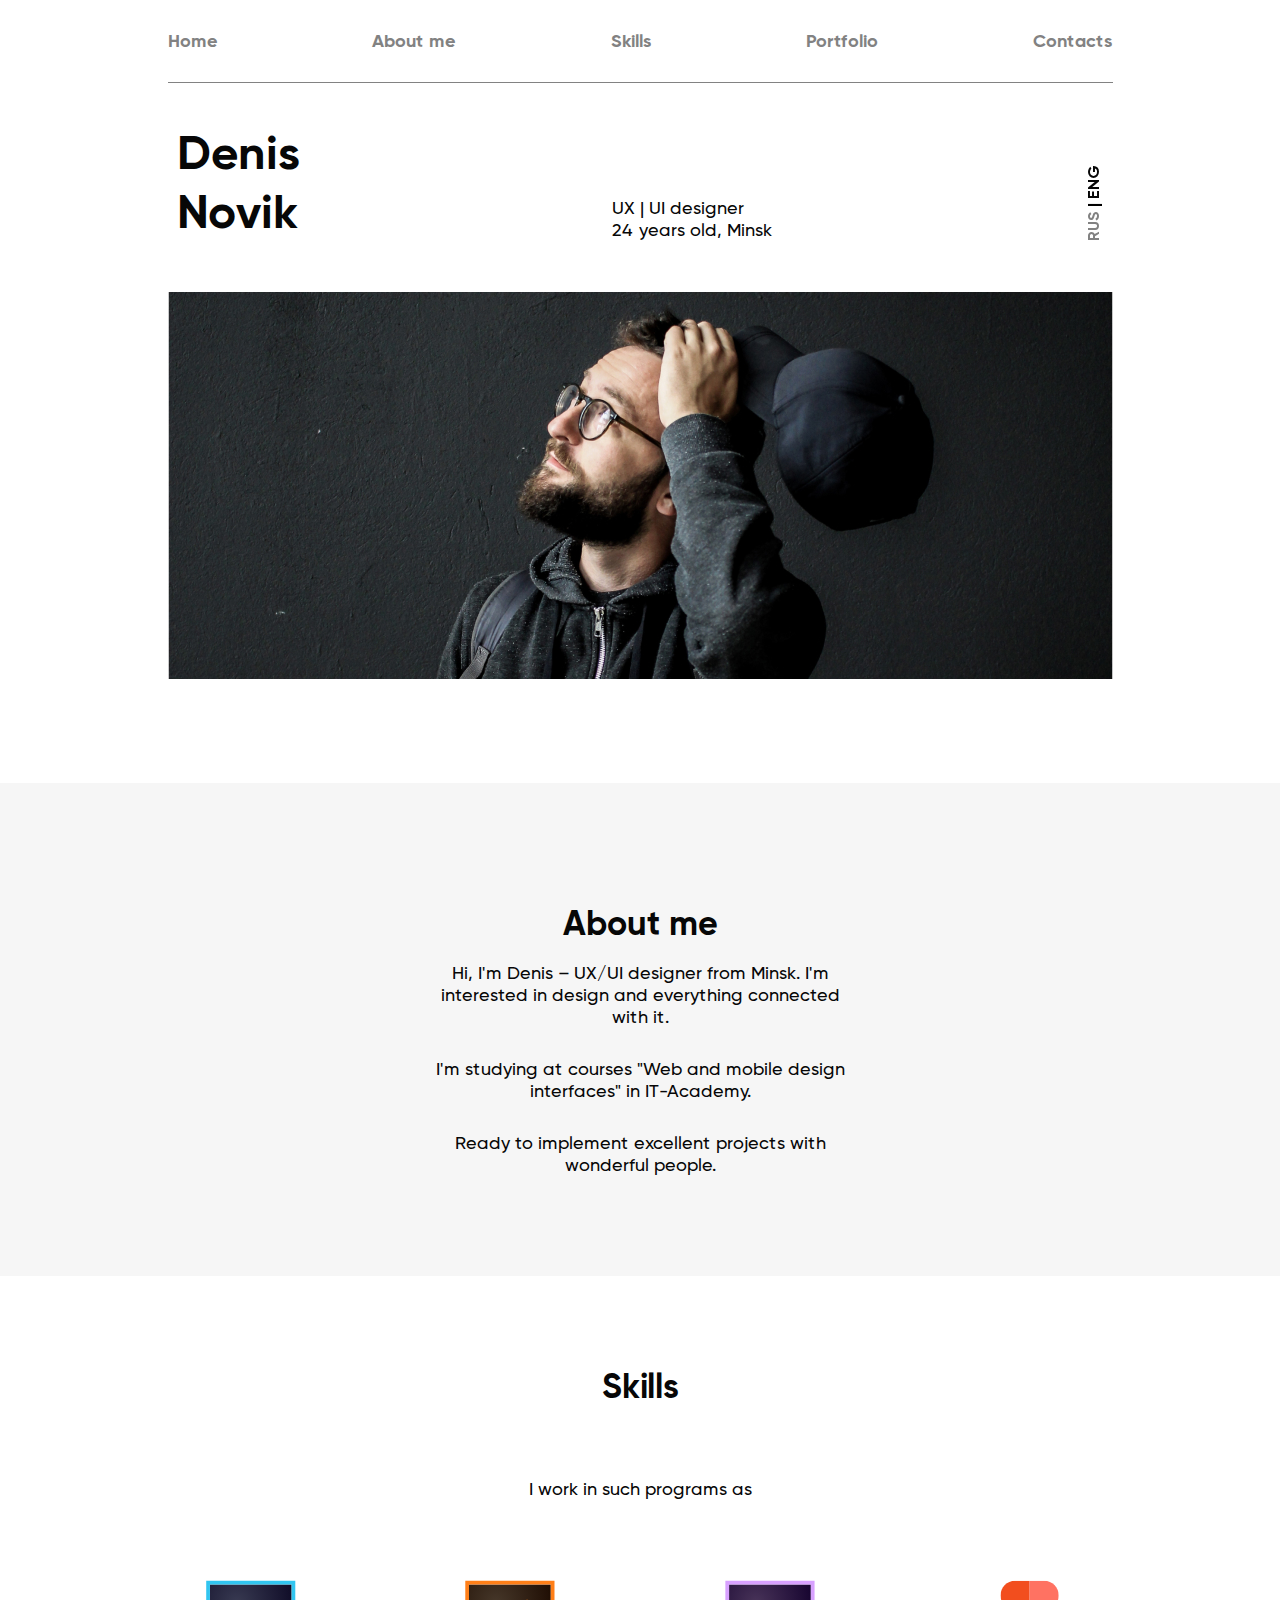
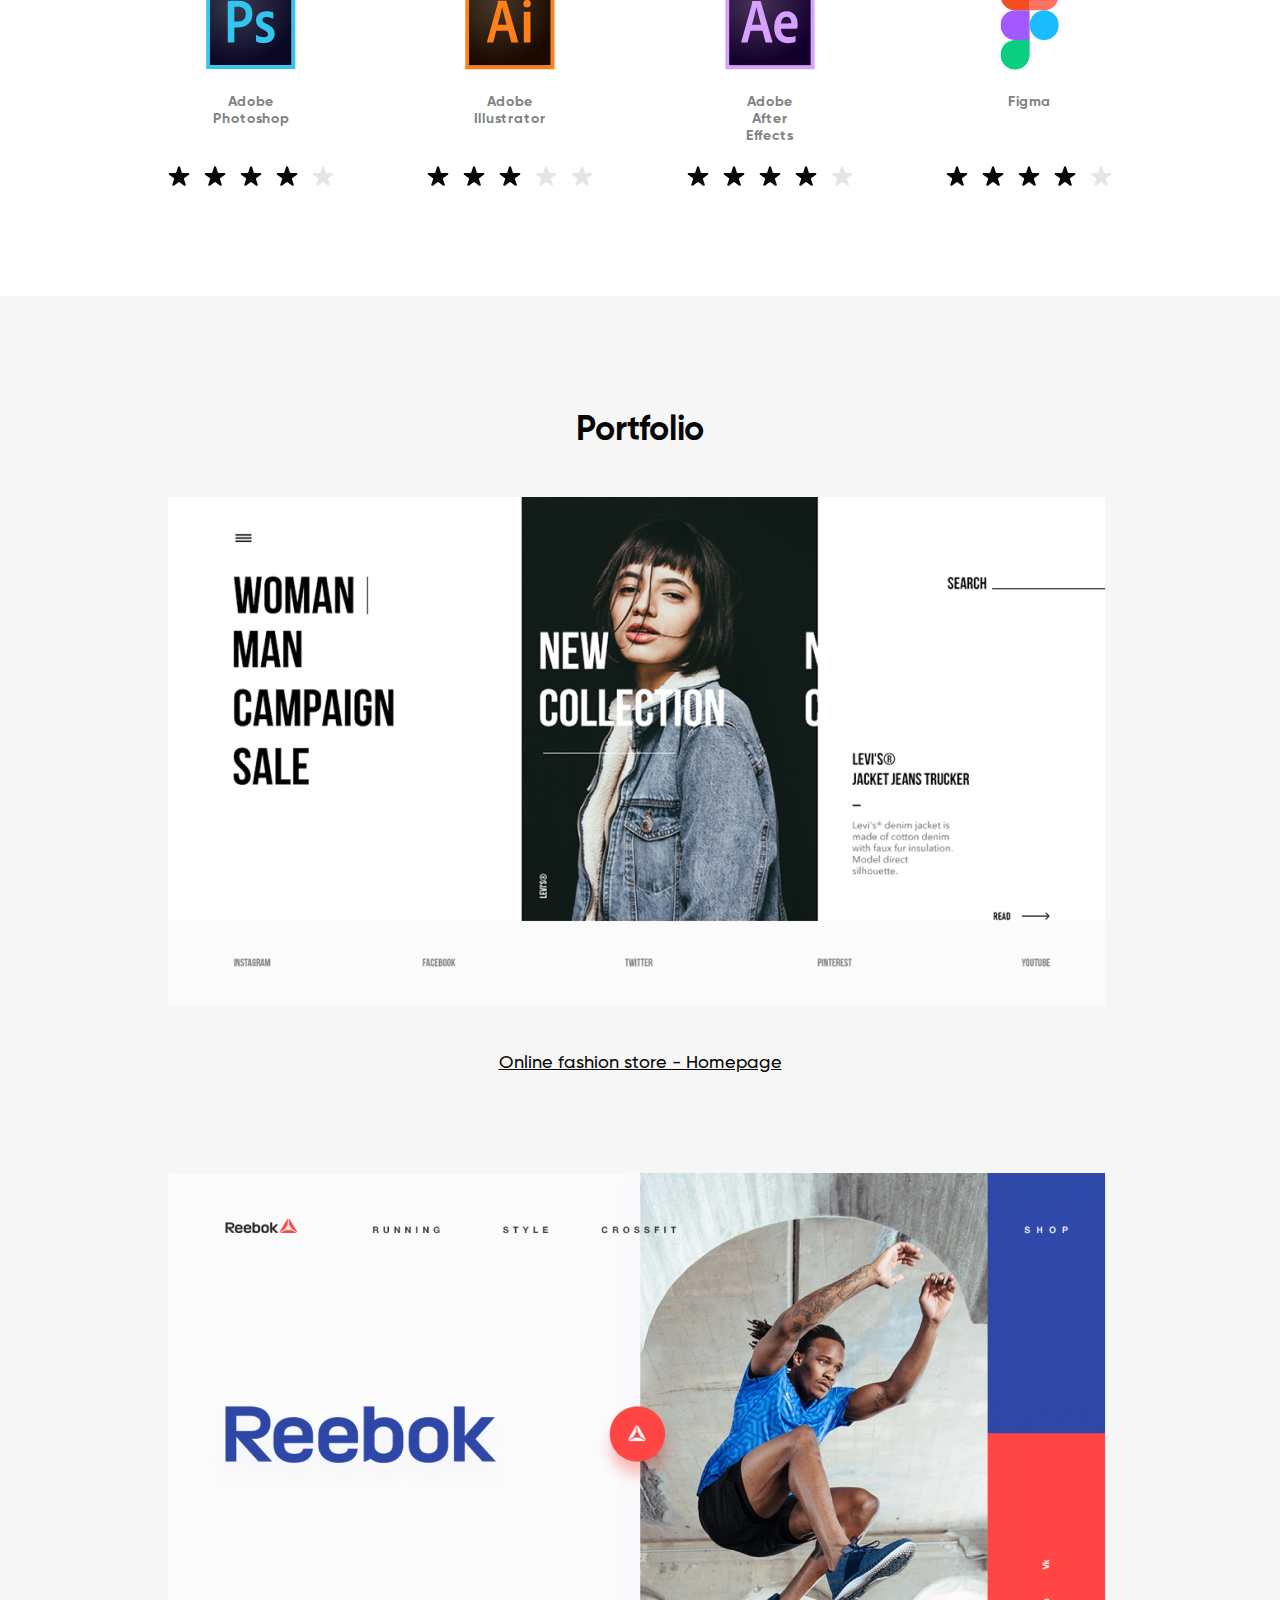
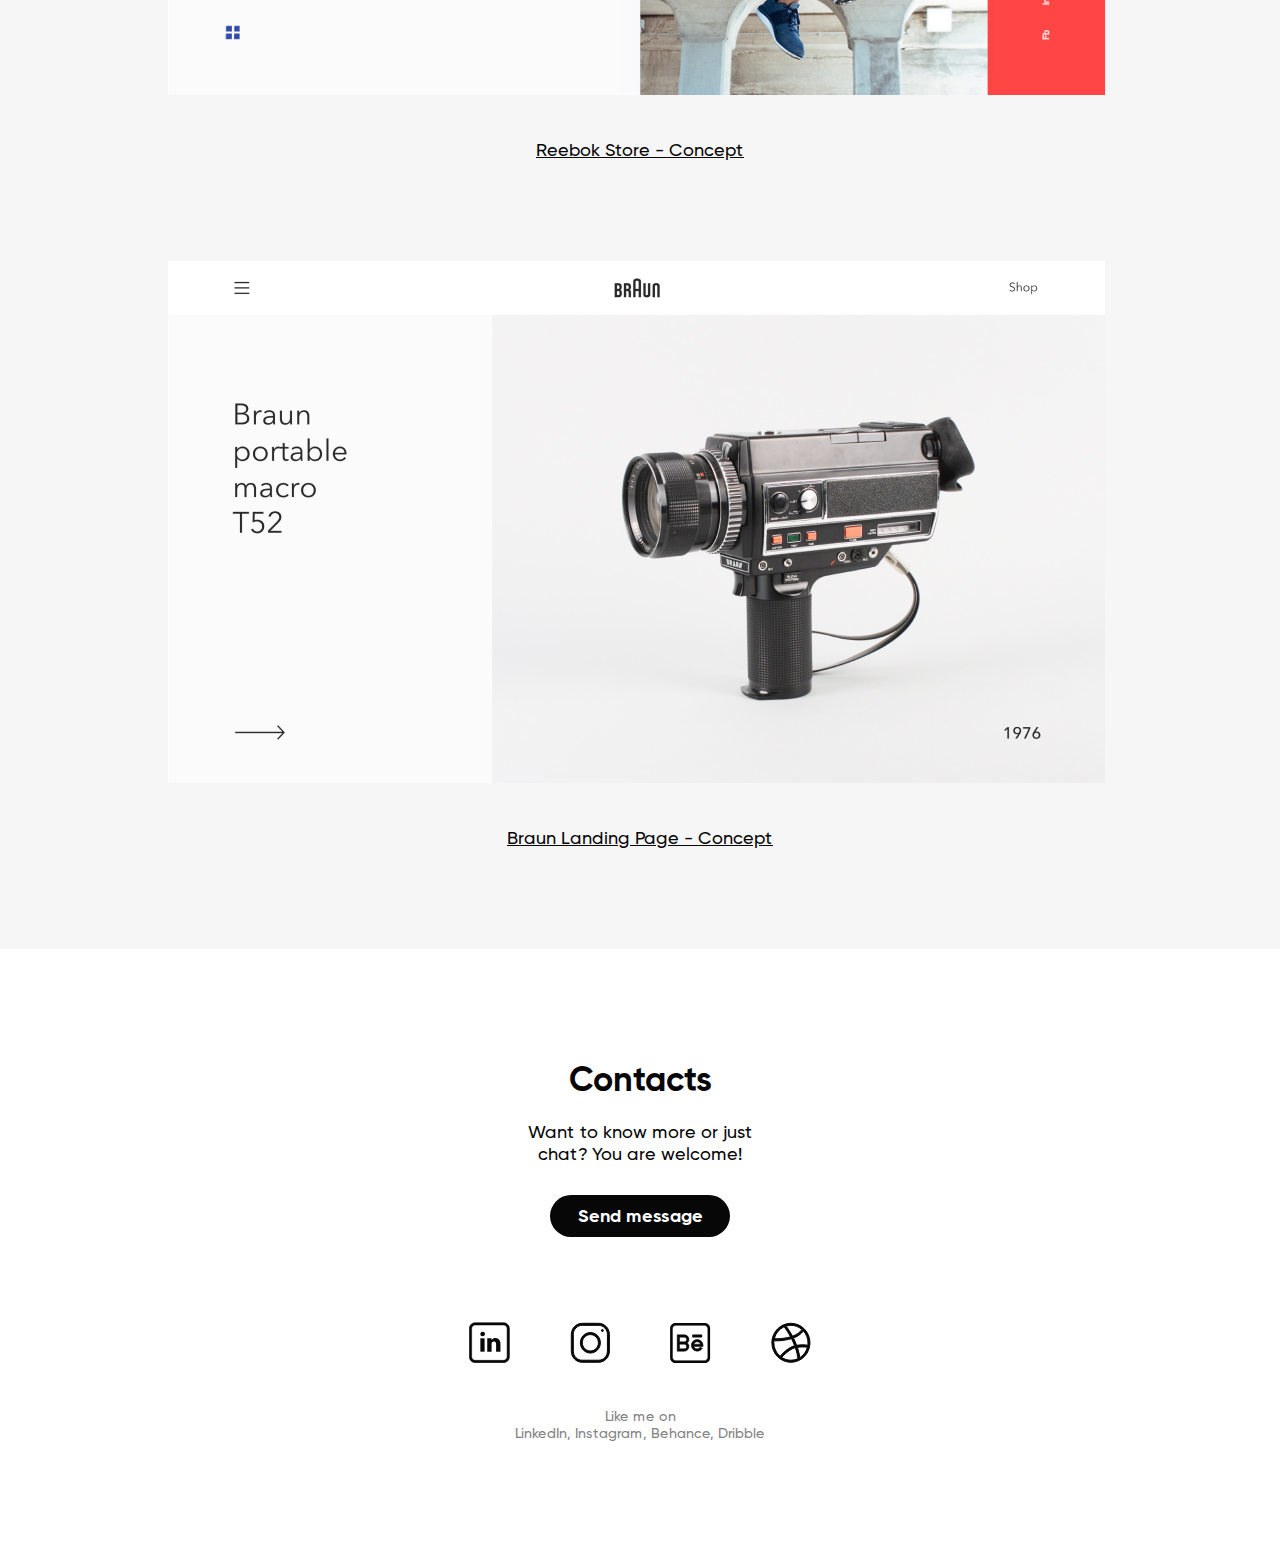
<file: index.html>
<!DOCTYPE html>
<html lang="en">

<head>
	<meta charset="UTF-8">
	<meta name="viewport" content="width=device-width, initial-scale=1.0">
	<title>Denis Novik</title>
	<!-- Подключаем шрифты -->
	<!-- подключаем файлы стилей  -->
	<link rel="stylesheet" href="css/fonts.css">
	<link rel="stylesheet" href="css/nullstyle.css">
	<link rel="stylesheet" href="css/main.css">
</head>

<body>
	<!-- Секция, содержащая хедер -->
	<section class="main">
		<!-- Хедер -->
		<header class="header">
			<div class="header__wrapper">
				<nav class="header__nav">
					<a href="#" class="header__link">Home</a>
					<a href="#about" class="header__link">About me</a>
					<a href="#skills" class="header__link">Skills</a>
					<a href="#portfolio" class="header__link">Portfolio</a>
					<a href="#contacts" class="header__link">Contacts</a>
					<div class="header__languages">
						<a href="./indexrus.html" class="header__rus header__language-item">rus</a>
						<span class="header__language-item">|</span>
						<a href="#" class="header__eng header__language-item">eng</a>
					</div>
					<!-- /.header__languages -->
				</nav>
				<!-- /.header__nav -->
				<div class="header__nav-button nav-button ">
					<div class="nav-button__wrapper">
						<div class="nav-button__line nav-button__line-1"><span></span></div>
						<div class="nav-button__line nav-button__line-2"><span></span></div>
						<div class="nav-button__line nav-button__line-3"><span></span></div>
					</div>
				</div>
				<!-- /.header__nav-button nav-button -->
			</div>
			<!-- /.header__wrapper -->
		</header>
		<!-- Основная информация -->
		<!-- /.header -->
		<div class="main__info main-info">
			<div class="main-info__wrapper">
				<p class="main-info__name">Denis
					Novik</p>
				<p class="main-info__about">UX | UI designer <br>
					24 years old, Minsk</p>
				<div class="main-info__languages">
					<a href="./indexrus.html" class="languages__rus language-item">rus</a>
					<span class="language-item">|</span>
					<a href="#" class="languages__eng language-item">eng</a>
				</div>
				<!-- /.main-info__languages -->
			</div>
			<!-- /.main-info__wrapper -->
		</div>
		<!-- /.main__info -->
		<!-- Главное изображение -->
		<img src="img/DenisNovik.jpg" alt="" class="image__new">
		<img src="img/DenisNovikMobile.jpg" alt="" class="image__new--mobile">
	</section>
	<!-- /.main -->

	<!-- Секция "Обо мне" -->
	<section id="about" class="about-me about">
		<h2 class="about__title title">About me</h2>
		<p class="about__paragraph">Hi, I'm Denis – UX/UI designer from Minsk. I'm interested in design and everything
			connected with it.</p>
		<p class="about__paragraph">I'm studying at courses "Web and mobile design interfaces" in IT-Academy.</p>
		<p class="about__paragraph">Ready to implement excellent projects with wonderful people.</p>
	</section>
	<!-- /.about-me -->

	<!-- Секция "Навыки" -->
	<section id="skills" class="skills">
		<div class="skills__wrapper">
			<h2 class="skills__title title">Skills</h2>
			<p class="skills__description">I work in such programs as</p>
			<div class="skills__list">
				<div class="skills__item">
					<img src="img/icons/Ps.svg" alt="" class="skill__image">
					<p class="skills__name">Adobe
						Photoshop</p>
					<div class="skills__rating rating">
						<img src="img/icons/StarBlack.svg" alt="" class="rating__item">
						<img src="img/icons/StarBlack.svg" alt="" class="rating__item">
						<img src="img/icons/StarBlack.svg" alt="" class="rating__item">
						<img src="img/icons/StarBlack.svg" alt="" class="rating__item">
						<img src="img/icons/StarGrey.svg" alt="" class="rating__item">
					</div>
					<!-- /.skills__rating -->
				</div>
				<!-- /.skills__item -->
				<div class="skills__item">
					<img src="img/icons/Ai.svg" alt="" class="skill__image">
					<p class="skills__name">Adobe
						Illustrator</p>
					<div class="skills__rating rating">
						<img src="img/icons/StarBlack.svg" alt="" class="rating__item">
						<img src="img/icons/StarBlack.svg" alt="" class="rating__item">
						<img src="img/icons/StarBlack.svg" alt="" class="rating__item">
						<img src="img/icons/StarGrey.svg" alt="" class="rating__item">
						<img src="img/icons/StarGrey.svg" alt="" class="rating__item">
					</div>
					<!-- /.skills__rating -->
				</div>
				<!-- /.skills__item -->
				<div class="skills__item">
					<img src="img/icons/Ae.svg" alt="" class="skill__image">
					<p class="skills__name">Adobe
						After Effects</p>
					<div class="skills__rating rating">
						<img src="img/icons/StarBlack.svg" alt="" class="rating__item">
						<img src="img/icons/StarBlack.svg" alt="" class="rating__item">
						<img src="img/icons/StarBlack.svg" alt="" class="rating__item">
						<img src="img/icons/StarBlack.svg" alt="" class="rating__item">
						<img src="img/icons/StarGrey.svg" alt="" class="rating__item">
					</div>
					<!-- /.skills__rating -->
				</div>
				<!-- /.skills__item -->
				<div class="skills__item">
					<img src="img/icons/figma.svg" alt="" class="skill__image">
					<p class="skills__name">Figma</p>
					<div class="skills__rating rating">
						<img src="img/icons/StarBlack.svg" alt="" class="rating__item">
						<img src="img/icons/StarBlack.svg" alt="" class="rating__item">
						<img src="img/icons/StarBlack.svg" alt="" class="rating__item">
						<img src="img/icons/StarBlack.svg" alt="" class="rating__item">
						<img src="img/icons/StarGrey.svg" alt="" class="rating__item">
					</div>
					<!-- /.skills__rating -->
				</div>
				<!-- /.skills__item -->
			</div>
			<!-- /.skills__list -->
		</div>
		<!-- /.skills__wrapper -->
	</section>
	<!-- /.skills -->

	<!-- Секция "Портфолио" -->
	<section id="portfolio" class="portfolio">
		<div class="portfolio__wrapper">
			<h2 class="portfolio__title title">Portfolio</h2>
			<div class="portfolio__item">
				<a href="#"><img src="img/portfolio/OnlineFashionStore.jpg" alt="" class="portfolio__image"></a>
				<a href="#" class="portfolio__name">Online fashion store - Homepage</a>
			</div>
			<!-- /.portfolio__item -->
			<div class="portfolio__item">
				<a href="#"><img src="img/portfolio/ReebokStore.jpg" alt="" class="portfolio__image"></a>
				<a href="#" class="portfolio__name">Reebok Store - Concept</a>
			</div>
			<!-- /.portfolio__item -->
			<div class="portfolio__item">
				<a href="#"><img src="img/portfolio/BraunLandingPage.jpg" alt="" class="portfolio__image"></a>
				<a class="portfolio__name" href="#">Braun Landing Page - Concept</a>
			</div>
			<!-- /.portfolio__item -->
		</div>
		<!-- /.portfolio__wrapper -->
	</section>
	<!-- /.portfolio -->

	<!-- Футер "Контакты" -->
	<footer id="contacts" class="contacts">
		<div class="contacts__wrapper">
			<h2 class="contacts__title title">Contacts</h2>
			<p class="contacts__paragraph">Want to know more or just chat?
				You are welcome!</p>
			<button class="contacts__btn"><span>Send message</span></button>
			<div class="contacts__socials">
				<div class="contacts__social-link">
					<a href="#"><img src="img/icons/linkedin.svg" alt=""></a>
				</div>
				<!-- /.contacts__social-link -->
				<div class="contacts__social-link">
					<a href="#"><img src="img/icons/Instargam.svg" alt=""></a>
				</div>
				<!-- /.contacts__social-link -->
				<div class="contacts__social-link">
					<a href="#"><img src="img/icons/Behance.svg" alt=""></a>
				</div>
				<!-- /.contacts__social-link -->
				<div class="contacts__social-link">
					<a href="#"><img src="img/icons/BasketBall.svg" alt=""></a>
				</div>
				<!-- /.contacts__social-link -->
			</div>
			<!-- /.contacts__socials -->
			<p class="contacts__message">Like me on <br> LinkedIn, Instagram, Behance, Dribble</p>
		</div>
		<!-- /.contacts__wrapper -->
	</footer>
	<!-- /.contacts -->

	<!-- подключаем скрипты -->
	<script src="js/main.js"></script>

</body>

</html>
</file>
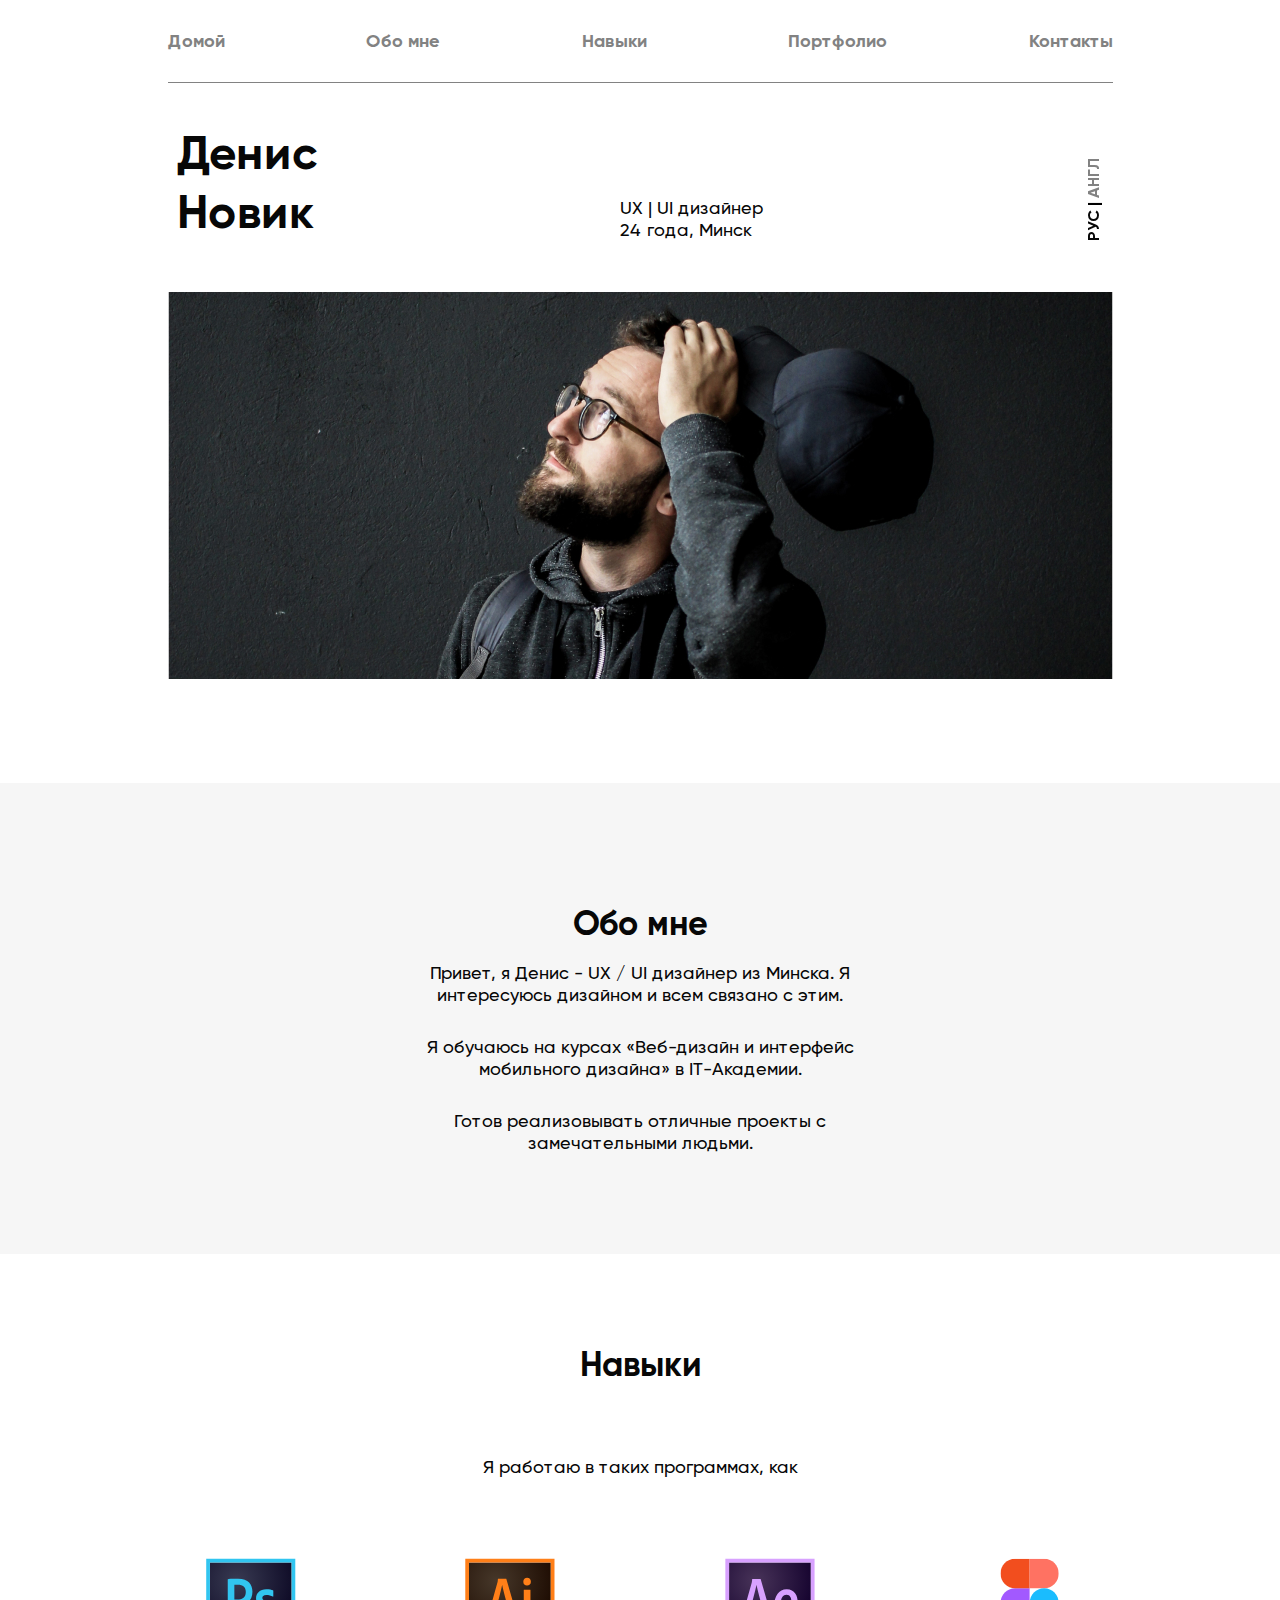
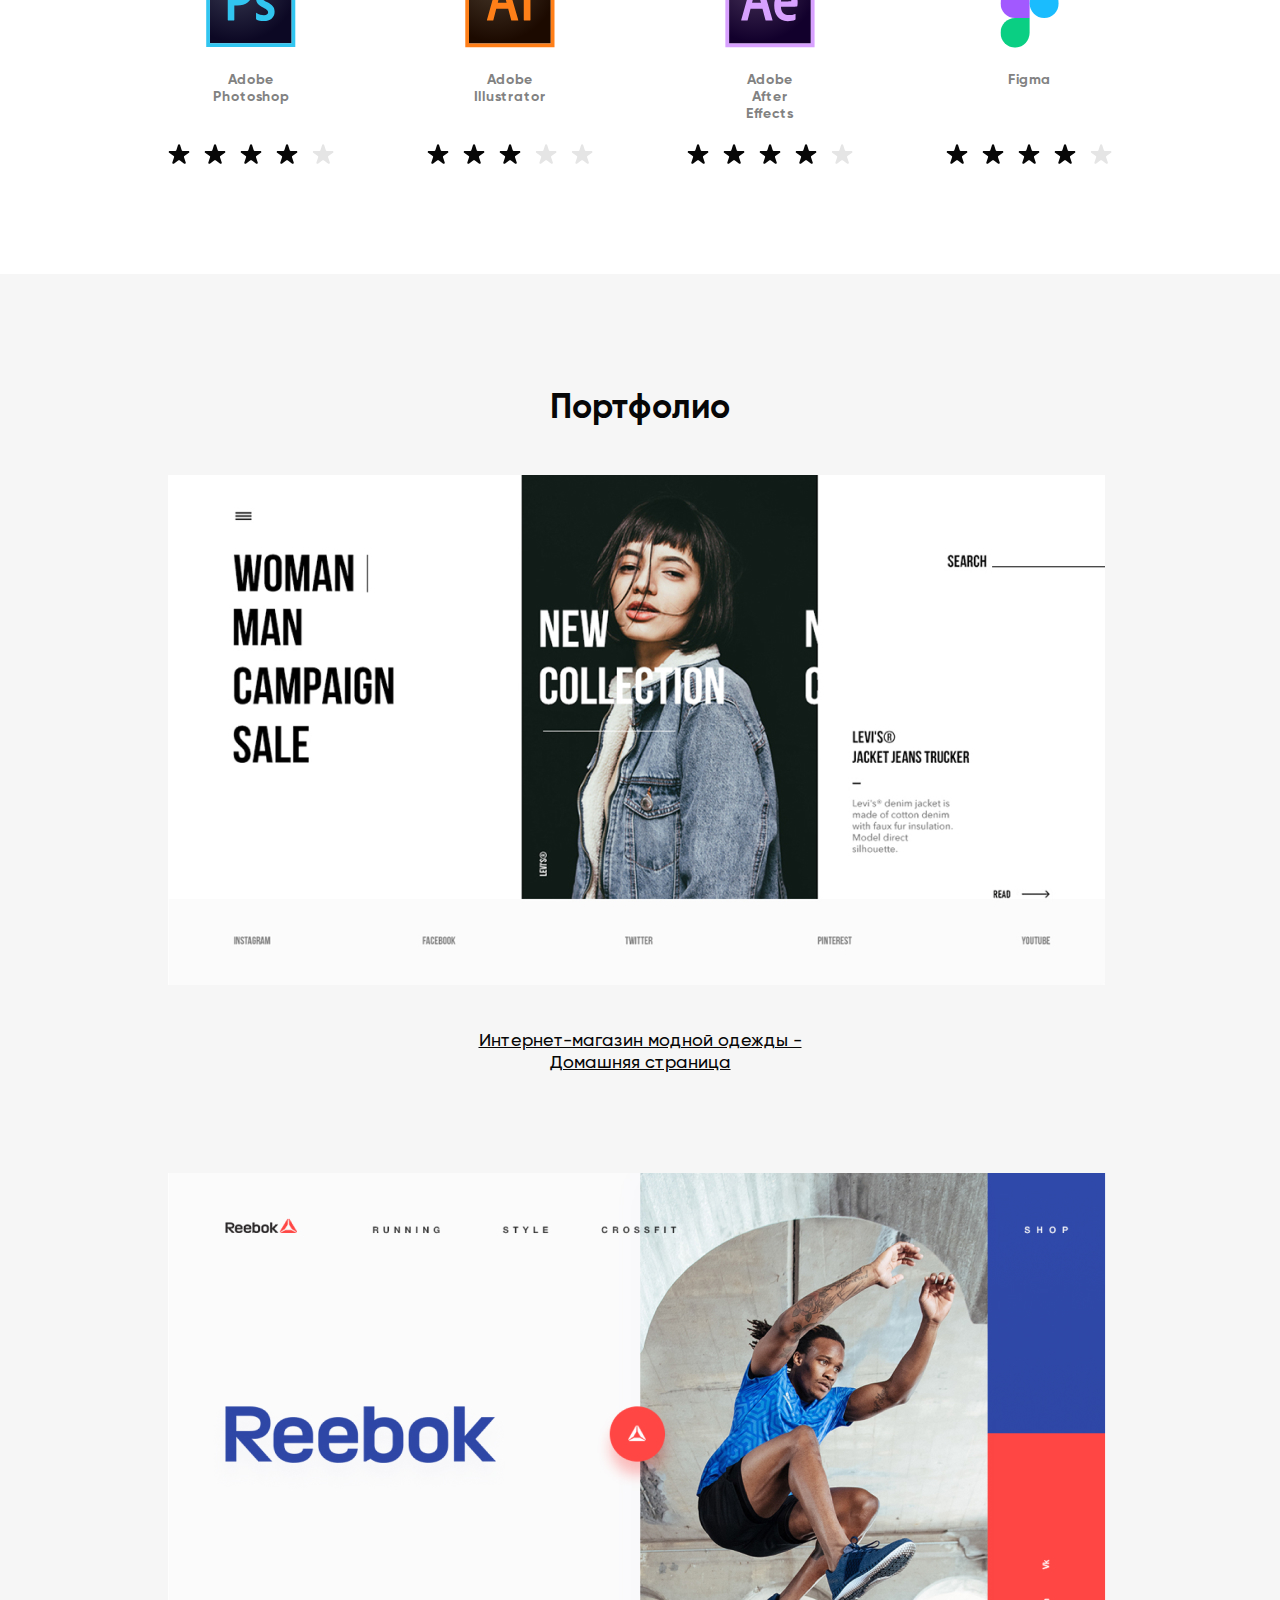
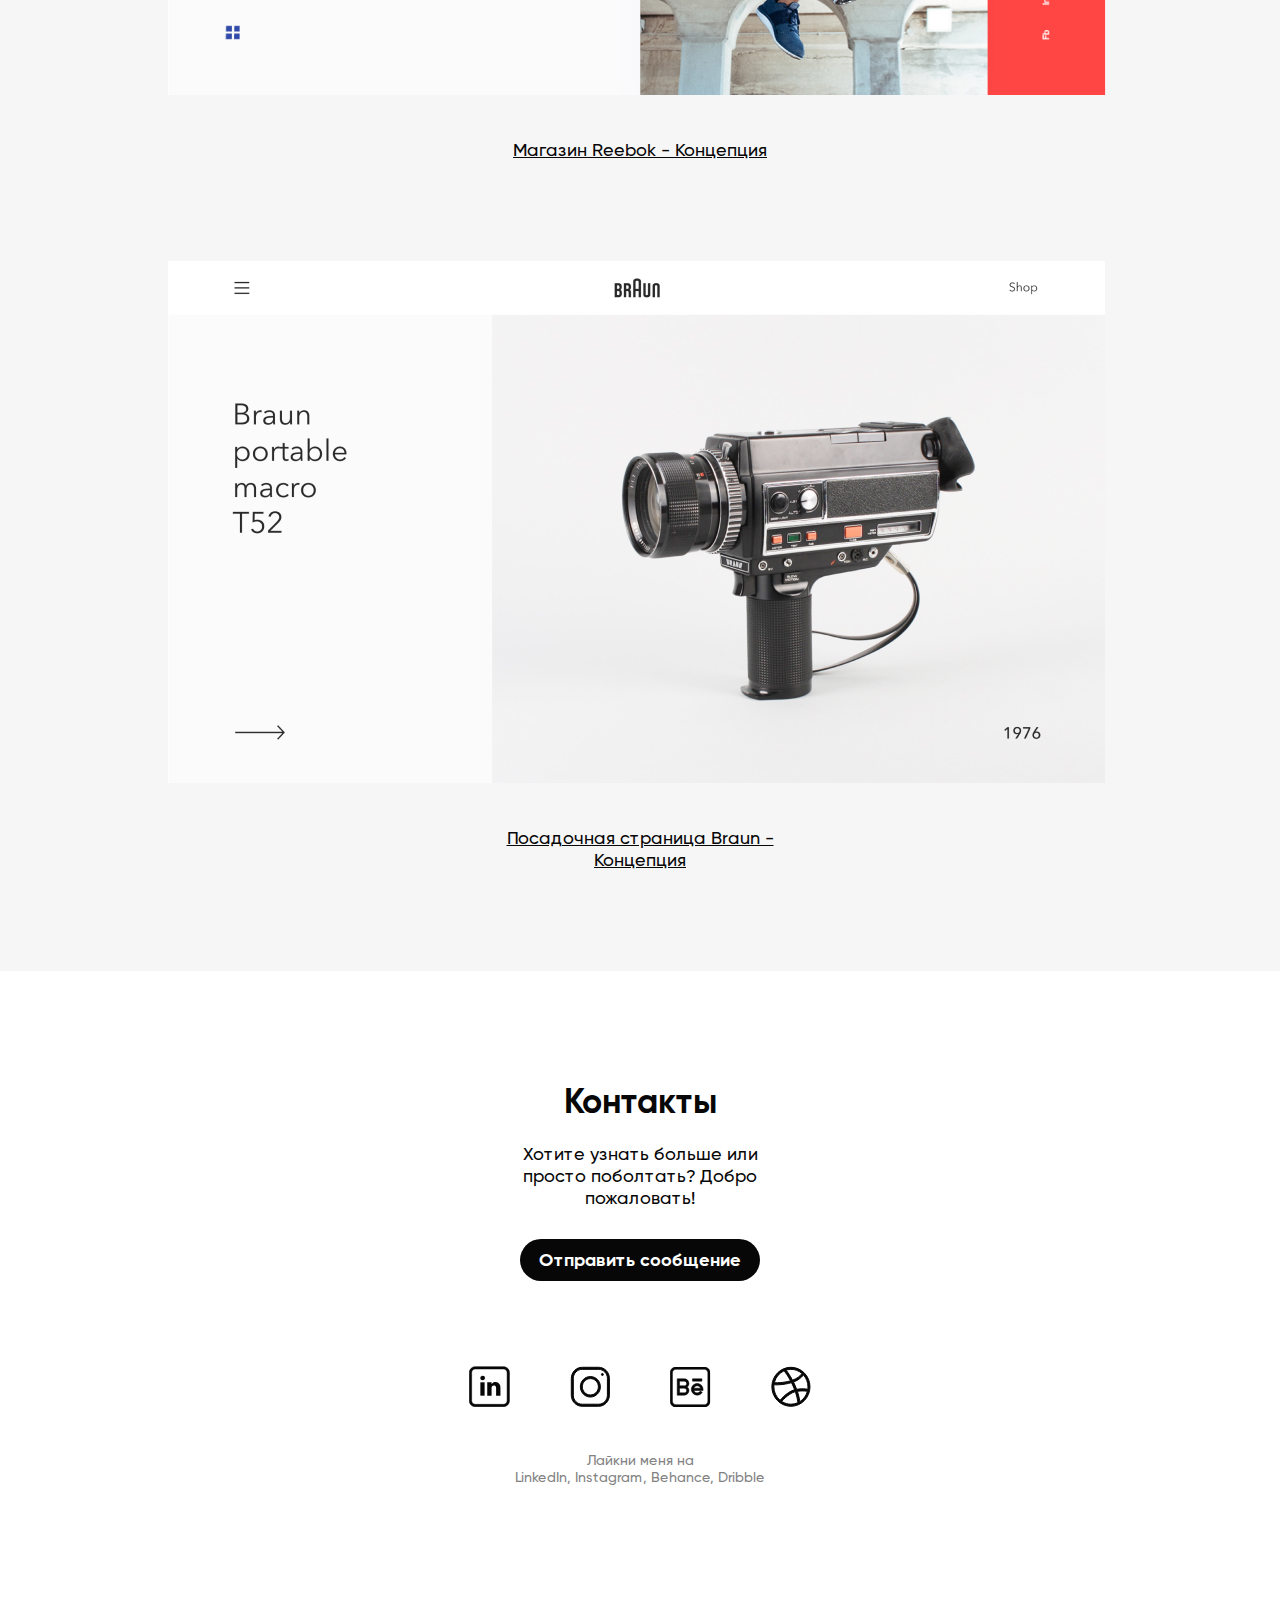
<file: indexrus.html>
<!DOCTYPE html>
<html lang="ru">

<head>
	<meta charset="UTF-8">
	<meta name="viewport" content="width=device-width, initial-scale=1.0">
	<title>Денис Новик</title>
	<!-- Подключаем шрифты -->
	<!-- подключаем файлы стилей  -->
	<link rel="stylesheet" href="css/fonts.css">
	<link rel="stylesheet" href="css/nullstyle.css">
	<link rel="stylesheet" href="css/mainrus.css">
</head>

<body>
	<!-- Секция, содержащая хедер -->
	<section class="main">
		<!-- Хедер -->
		<header class="header">
			<div class="header__wrapper">
				<nav class="header__nav">
					<a href="#" class="header__link">Домой</a>
					<a href="#about" class="header__link">Обо мне</a>
					<a href="#skills" class="header__link">Навыки</a>
					<a href="#portfolio" class="header__link">Портфолио</a>
					<a href="#contacts" class="header__link">Контакты</a>
					<div class="header__languages">
						<a href="#" class="header__rus header__language-item">рус</a>
						<span class="header__language-item">|</span>
						<a href="./index.html" class="header__eng header__language-item">англ</a>
					</div>
					<!-- /.header__languages -->
				</nav>
				<!-- /.header__nav -->
				<div class="header__nav-button nav-button ">
					<div class="nav-button__wrapper">
						<div class="nav-button__line nav-button__line-1"><span></span></div>
						<div class="nav-button__line nav-button__line-2"><span></span></div>
						<div class="nav-button__line nav-button__line-3"><span></span></div>
					</div>
				</div>
				<!-- /.header__nav-button nav-button -->
			</div>
			<!-- /.header__wrapper -->
		</header>
		<!-- /.header -->
		<!-- Основная информация -->
		<div class="main__info main-info">
			<div class="main-info__wrapper">
				<p class="main-info__name">Денис Новик</p>
				<p class="main-info__about">UX | UI дизайнер <br>
					24 года, Минск</p>
				<div class="main-info__languages">
					<a href="#" class="languages__rus language-item">рус</a>
					<span class="language-item">|</span>
					<a href="./index.html" class="languages__eng language-item">англ</a>
				</div>
				<!-- /.main-info__languages -->
			</div>
			<!-- /.main-info__wrapper -->
		</div>
		<!-- /.main__info -->
		<!-- Главное изображение -->
		<img src="img/DenisNovik.jpg" alt="" class="image__new">
		<img src="img/DenisNovikMobile.jpg" alt="" class="image__new--mobile">
	</section>
	<!-- /.main -->

	<!-- Секция "Обо мне" -->
	<section id="about" class="about-me about">
		<h2 class="about__title title">Обо мне</h2>
		<p class="about__paragraph">Привет, я Денис - UX / UI дизайнер из Минска. Я интересуюсь дизайном и всем
			связано с этим.</p>
		<p class="about__paragraph">Я обучаюсь на курсах «Веб-дизайн и интерфейс мобильного дизайна» в IT-Академии.</p>
		<p class="about__paragraph">Готов реализовывать отличные проекты с замечательными людьми.</p>
	</section>
	<!-- /.about-me -->

	<!-- Секция "Навыки" -->
	<section id="skills" class="skills">
		<div class="skills__wrapper">
			<h2 class="skills__title title">Навыки</h2>
			<p class="skills__description">Я работаю в таких программах, как</p>
			<div class="skills__list">
				<div class="skills__item">
					<img src="img/icons/Ps.svg" alt="" class="skill__image">
					<p class="skills__name">Adobe
						Photoshop</p>
					<div class="skills__rating rating">
						<img src="img/icons/StarBlack.svg" alt="" class="rating__item">
						<img src="img/icons/StarBlack.svg" alt="" class="rating__item">
						<img src="img/icons/StarBlack.svg" alt="" class="rating__item">
						<img src="img/icons/StarBlack.svg" alt="" class="rating__item">
						<img src="img/icons/StarGrey.svg" alt="" class="rating__item">
					</div>
					<!-- /.skills__rating -->
				</div>
				<!-- /.skills__item -->
				<div class="skills__item">
					<img src="img/icons/Ai.svg" alt="" class="skill__image">
					<p class="skills__name">Adobe
						Illustrator</p>
					<div class="skills__rating rating">
						<img src="img/icons/StarBlack.svg" alt="" class="rating__item">
						<img src="img/icons/StarBlack.svg" alt="" class="rating__item">
						<img src="img/icons/StarBlack.svg" alt="" class="rating__item">
						<img src="img/icons/StarGrey.svg" alt="" class="rating__item">
						<img src="img/icons/StarGrey.svg" alt="" class="rating__item">
					</div>
					<!-- /.skills__rating -->
				</div>
				<!-- /.skills__item -->
				<div class="skills__item">
					<img src="img/icons/Ae.svg" alt="" class="skill__image">
					<p class="skills__name">Adobe
						After Effects</p>
					<div class="skills__rating rating">
						<img src="img/icons/StarBlack.svg" alt="" class="rating__item">
						<img src="img/icons/StarBlack.svg" alt="" class="rating__item">
						<img src="img/icons/StarBlack.svg" alt="" class="rating__item">
						<img src="img/icons/StarBlack.svg" alt="" class="rating__item">
						<img src="img/icons/StarGrey.svg" alt="" class="rating__item">
					</div>
					<!-- /.skills__rating -->
				</div>
				<!-- /.skills__item -->
				<div class="skills__item">
					<img src="img/icons/figma.svg" alt="" class="skill__image">
					<p class="skills__name">Figma</p>
					<div class="skills__rating rating">
						<img src="img/icons/StarBlack.svg" alt="" class="rating__item">
						<img src="img/icons/StarBlack.svg" alt="" class="rating__item">
						<img src="img/icons/StarBlack.svg" alt="" class="rating__item">
						<img src="img/icons/StarBlack.svg" alt="" class="rating__item">
						<img src="img/icons/StarGrey.svg" alt="" class="rating__item">
					</div>
					<!-- /.skills__rating -->
				</div>
				<!-- /.skills__item -->
			</div>
			<!-- /.skills__list -->
		</div>
		<!-- /.skills__wrapper -->
	</section>
	<!-- /.skills -->

	<!-- Секция "Портфолио" -->
	<section id="portfolio" class="portfolio">
		<div class="portfolio__wrapper">
			<h2 class="portfolio__title title">Портфолио</h2>
			<div class="portfolio__item">
				<a href="#"><img src="img/portfolio/OnlineFashionStore.jpg" alt="" class="portfolio__image"></a>
				<a href="#" class="portfolio__name">Интернет-магазин модной одежды - Домашняя страница</a>
			</div>
			<!-- /.portfolio__item -->
			<div class="portfolio__item">
				<a href="#"><img src="img/portfolio/ReebokStore.jpg" alt="" class="portfolio__image"></a>
				<a href="#" class="portfolio__name">Магазин Reebok - Концепция</a>
			</div>
			<!-- /.portfolio__item -->
			<div class="portfolio__item">
				<a href="#"><img src="img/portfolio/BraunLandingPage.jpg" alt="" class="portfolio__image"></a>
				<a class="portfolio__name" href="#">Посадочная страница Braun - Концепция</a>
			</div>
			<!-- /.portfolio__item -->
		</div>
		<!-- /.portfolio__wrapper -->
	</section>
	<!-- /.portfolio -->

	<!-- Футер "Контакты" -->
	<footer id="contacts" class="contacts">
		<div class="contacts__wrapper">
			<h2 class="contacts__title title">Контакты</h2>
			<p class="contacts__paragraph">Хотите узнать больше или просто поболтать?
				Добро пожаловать!</p>
			<button class="contacts__btn"><span>Отправить сообщение</span></button>
			<div class="contacts__socials">
				<div class="contacts__social-link">
					<a href="#"><img src="img/icons/linkedin.svg" alt=""></a>
				</div>
				<!-- /.contacts__social-link -->
				<div class="contacts__social-link">
					<a href="#"><img src="img/icons/Instargam.svg" alt=""></a>
				</div>
				<!-- /.contacts__social-link -->
				<div class="contacts__social-link">
					<a href="#"><img src="img/icons/Behance.svg" alt=""></a>
				</div>
				<!-- /.contacts__social-link -->
				<div class="contacts__social-link">
					<a href="#"><img src="img/icons/BasketBall.svg" alt=""></a>
				</div>
				<!-- /.contacts__social-link -->
			</div>
			<!-- /.contacts__socials -->
			<p class="contacts__message">Лайкни меня на <br> LinkedIn, Instagram, Behance, Dribble</p>
		</div>
		<!-- /.contacts__wrapper -->
	</footer>
	<!-- /.contacts -->

	<!-- подключаем скрипты -->
	<script src="js/main.js"></script>

</body>

</html>
</file>
<file: css/fonts.css>
/*===================================================================================================================================================================================*/
/*============================================================================Подключение шрифтов====================================================================================*/
/*===================================================================================================================================================================================*/

@font-face {
	font-family: "Gilroy-Bold";
	src: url("../fonts/gilroy-bold.eot"); /* IE 9 Compatibility Mode */
	src: url("../fonts/gilroy-bold.eot?#iefix") format("embedded-opentype"),
		/* IE < 9 */ url("../fonts/gilroy-bold.woff2") format("woff2"),
		/* Super Modern Browsers */ url("../fonts/gilroy-bold.woff") format("woff"),
		/* Firefox >= 3.6, any other modern browser */ url("../fonts/gilroy-bold.ttf") format("truetype"),
		/* Safari, Android, iOS */ url("../fonts/gilroy-bold.svg#gilroy-bold") format("svg"); /* Chrome < 4, Legacy iOS */
}

@font-face {
	font-family: "Gilroy-Medium";
	src: url("../fonts/gilroy-medium.eot"); /* IE 9 Compatibility Mode */
	src: url("../fonts/gilroy-medium.eot?#iefix") format("embedded-opentype"),
		/* IE < 9 */ url("../fonts/gilroy-medium.woff2") format("woff2"),
		/* Super Modern Browsers */ url("../fonts/gilroy-medium.woff") format("woff"),
		/* Firefox >= 3.6, any other modern browser */ url("../fonts/gilroy-medium.ttf") format("truetype"),
		/* Safari, Android, iOS */ url("../fonts/gilroy-medium.svg#gilroy-medium") format("svg"); /* Chrome < 4, Legacy iOS */
}
</file>
<file: css/nullstyle.css>
/*===================================================================================================================================================================================*/
/*============================================================================Обнуляющий стиль=======================================================================================*/
/*===================================================================================================================================================================================*/
* {
	padding: 0;
	margin: 0;
	border: 0;
}

*,
*:before,
*:after {
	-webkit-box-sizing: border-box;
	-moz-box-sizing: border-box;
	box-sizing: border-box;
}

:focus,
:active {
	outline: none;
}
a:focus,
a:active {
	outline: none;
}

nav,
footer,
header,
aside {
	display: block;
}

html,
body {
	height: 100%;
	width: 100%;
	font-size: 100%;
	line-height: 1;
	font-size: 14px;
	-ms-text-size-adjust: 100%;
	-moz-text-size-adjust: 100%;
	-webkit-text-size-adjust: 100%;
}

input,
button,
textarea {
	font-family: inherit;
}

input::-ms-clear {
	display: none;
}
button {
	cursor: pointer;
}
button::-moz-focus-inner {
	padding: 0;
	border: 0;
}
a,
a:visited {
	text-decoration: none;
}
a:hover {
	text-decoration: none;
}
ul li {
	list-style: none;
}
img {
	vertical-align: top;
}
h1,
h2,
h3,
h4,
h5,
h6 {
	font-size: inherit;
	font-weight: 400;
}
</file>
<file: css/main.css>
/*  отключение скролла при открытом меню */
.overflow-hidden {
	overflow: hidden;
}

/*============================================================================================== Хедер ====================*/
.header__wrapper {
	max-width: 985px;
	margin: 0px auto;
	margin-top: 30px;
	margin-bottom: 40px;
	padding: 0px 20px;
}
.header__nav {
	display: flex;
	justify-content: space-between;
	padding-bottom: 30px;
	border-bottom: 1px solid #828282;
}

/* выключаем отображение переключения языков */
.header__languages {
	display: none;
}
.header__link {
	font-family: "Gilroy-Bold";
	font-size: 18px;
	line-height: 22px;
	color: #828282;
}
.header__link:hover {
	color: #070707;
}
/*=============================================================================================  Кнопка бургер  ===========*/

/* кнопка открытия меню */
.nav-button {
	display: none;
}
.nav-button__line {
	width: 33px;
	height: 4px;
	background-color: #000;
}
.nav-button--close .nav-button__line {
	width: 33px;
}
.nav-button__line + .nav-button__line {
	margin-top: 4px;
}
.nav-button__line-1,
.nav-button__line-3 {
	transition: 0.2s;
}
/* кнопка закрытия меню*/
.nav-button--close .nav-button__line-1 {
	background: #828282;
	transform: translateX(6px) rotate(45deg) translateY(9px);
}
.nav-button--close .nav-button__line-2 {
	visibility: hidden;
}
.nav-button--close .nav-button__line-3 {
	background: #828282;
	transform: translateX(10px) rotate(-45deg) translateY(-14px);
}

/*======================================================================================================= Основная информация ===========*/

.main-info__wrapper {
	max-width: 985px;
	margin: 0px auto;
	margin-bottom: 50px;
	padding: 0px 29px;

	display: flex;
	justify-content: space-between;
	align-items: flex-end;
}
.main-info__name {
	max-width: 123px;

	font-family: "Gilroy-Bold";
	font-size: 47.3392px;
	line-height: 59px;
	color: #070707;
}
.main-info__about {
	font-family: "Gilroy-Medium";
	font-size: 18px;
	line-height: 22px;
	color: #070707;
}
.main-info__languages {
	font-family: "Gilroy-Bold";
	font-size: 16px;
	line-height: 20px;
	text-transform: uppercase;

	display: flex;
	writing-mode: vertical-lr;
	transform: rotate(180deg);
}
.language-item + .language-item {
	margin-top: 4px;
}
.languages__rus {
	color: #828282;
}
.languages__eng {
	color: #070707;
}
.image__new {
	display: block;
	margin: 0px auto;
	margin-bottom: 104px;
	max-width: 100%;
	height: auto;
}
.image__new--mobile {
	display: none;
}
/*======================================================================================================= about me ===========*/

.about-me {
	padding-top: 120px;
	padding-bottom: 100px;
}
.about {
	background: #f6f6f6;
}
.about__title {
	margin-bottom: 17px;
}
.title {
	font-family: "Gilroy-Bold";
	font-size: 34px;
	line-height: 42px;
	text-align: center;
	color: #070707;
}
.about__paragraph {
	max-width: 485px;
	margin: 0px auto;
	padding: 0px 29px;

	font-family: "Gilroy-Medium";
	font-size: 18px;
	line-height: 22px;
	text-align: center;
	color: #070707;
}
.about__paragraph {
	max-width: 485px;
	margin: 0px auto;

	font-family: "Gilroy-Medium";
	font-size: 18px;
	line-height: 22px;
	text-align: center;
	color: #070707;
}
.about__paragraph + .about__paragraph {
	margin-top: 30px;
}

/*======================================================================================================= skills ===========*/

.skills__wrapper {
	max-width: 985px;
	margin: 0px auto;
	margin-bottom: 110px;
	padding: 0px 20px;
}
.skills__title {
	padding-top: 90px;
	margin-bottom: 70px;
}
.skills__description {
	font-family: "Gilroy-Medium";
	font-size: 18px;
	line-height: 22px;
	text-align: center;
	color: #070707;
	margin-bottom: 80px;
}
.skills__list {
	display: flex;
	justify-content: space-between;
	align-items: center;
}
.skills__item {
	width: 166px;
	height: 206px;
	display: flex;
	flex-direction: column;
	align-items: center;
	justify-content: space-between;
}
.skills__name {
	max-width: 80px;
	text-align: center;
	margin-top: 23px;
	margin-bottom: auto;

	font-family: "Gilroy-Bold";
	font-size: 14px;
	line-height: 17px;
	text-align: center;
	color: #828282;
}
.rating {
	width: 100%;
	display: flex;
	justify-content: space-between;
}

/*======================================================================================================= portfolio ===========*/

.portfolio {
	background: #f6f6f6;
}
.portfolio__wrapper {
	max-width: 985px;
	margin: 0px auto;
	padding: 0px 20px;
}
.portfolio__title {
	padding-top: 112px;
	margin-bottom: 47px;
}
.portfolio__item {
	padding-bottom: 100px;
}
.portfolio__image {
	max-width: 100%;
	height: auto;
}
.portfolio__image:hover {
	-webkit-box-shadow: 0px 0px 31px 6px rgba(0, 0, 0, 0.21);
	-moz-box-shadow: 0px 0px 31px 6px rgba(0, 0, 0, 0.21);
	box-shadow: 0px 0px 31px 6px rgba(0, 0, 0, 0.21);
}

.portfolio__name {
	max-width: 350px;
	margin: 0px auto;
	margin-top: 44px;

	display: flex;
	justify-content: center;
	align-items: center;
	font-family: "Gilroy-Medium";
	font-size: 18px;
	line-height: 22px;
	text-align: center;
	text-decoration-line: underline;
	color: #070707;
}

/*======================================================================================================= contacts ===========*/

.contacts__wrapper {
	max-width: 945px;
	margin: 0px auto;
}
.contacts__title {
	margin-top: 110px;
	margin-bottom: 20px;
}
.contacts__paragraph {
	max-width: 275px;
	margin: 0px auto;
	margin-bottom: 30px;
	font-family: "Gilroy-Medium";
	font-size: 18px;
	line-height: 22px;
	text-align: center;
	color: #070707;
}
.contacts__btn {
	display: block;
	width: 180px;
	height: 42px;
	margin: 0px auto;
	margin-bottom: 85px;
	background: #070707;
	border-radius: 21px;
}
.contacts__btn:hover {
	background: #ffffff;
	border: 4px solid #070707;
}
.contacts__btn:hover span {
	color: #070707;
}
.contacts__btn span {
	font-family: "Gilroy-Bold";
	font-size: 18px;
	line-height: 22px;
	text-align: center;
	color: #ffffff;
}
.contacts__socials {
	max-width: 342px;
	margin: 0px auto;
	margin-bottom: 45px;
	display: flex;
	justify-content: space-between;
	align-items: center;
}

.contacts__message {
	padding-bottom: 123px;
	font-family: "Gilroy-Medium";
	font-size: 14px;
	line-height: 17px;
	text-align: center;
	color: #828282;
}

/*===================================================================================================================================================================================*/
/*==============================================================================Адаптив==============================================================================================*/
/*===================================================================================================================================================================================*/

/*==============================================================================Max-width 576px=====================================================================================*/
@media (max-width: 467px) {
	.header__wrapper {
		margin-top: 0;
		margin-bottom: 0px;
	}
	.nav-button {
		display: block;
		position: absolute;
		right: 30px;
		top: 70px;
	}
	.nav-button--close {
		position: fixed;
	}
	.header__nav {
		display: none;
	}
	.header__nav--open {
		background-color: #ffffff;
		height: 100vh;
		width: 100%;
		padding-top: 66px;
		padding-left: 26px;
		padding-bottom: 40vh;
		border: none;

		overflow: hidden;

		position: fixed;
		top: 0;
		left: 0;

		display: flex;
		flex-direction: column;
		justify-content: space-between;
	}
	.header__link {
		max-width: 200px;
		font-family: "Gilroy-Bold";
		font-size: 34px;
		line-height: 42px;
		color: #828282;
	}
	.header__link:active {
		color: #070707;
	}
	.main-info__wrapper {
		margin-top: 60px;
		margin-bottom: 30px;
		flex-direction: column;
		align-items: flex-start;
	}

	.main-info__languages {
		display: none;
	}
	.header__languages {
		position: absolute;
		bottom: 10vh;
		right: 28px;
		font-family: "Gilroy-Bold";
		font-size: 34px;
		line-height: 42px;
		text-transform: uppercase;

		display: flex;
		writing-mode: vertical-lr;
	}
	.header__rus {
		color: #828282;
	}
	.header__language-item + .header__language-item {
		margin-top: 4px;
	}
	.header__eng {
		color: #070707;
	}

	.main-info__name {
		margin-bottom: 23px;
		font-size: 47px;
		line-height: 58px;
	}
	.main-info__about {
		margin-bottom: 36px;
		font-size: 18px;
		line-height: 22px;
	}
	.image__new {
		display: none;
	}
	.image__new--mobile {
		display: block;
		margin: 0px auto;
		padding: 0px 29px;
		max-width: 100%;
		height: auto;
		margin-bottom: 83px;
	}
	/*------------------------------*/
	.about-me {
		padding-top: 81px;
		padding-bottom: 76px;
	}
	/*------------------------------*/
	.skills__wrapper {
		margin-bottom: 100px;
		padding: 0px 20px;
	}
	.skills__title {
		padding-top: 83px;
		margin-bottom: 50px;
	}
	.skills__description {
		margin-bottom: 70px;
	}
	.skills__list {
		flex-direction: column;
	}
	.skills__item + .skills__item {
		margin-top: 80px;
	}
	/*------------------------------*/
	.portfolio__title {
		padding-top: 80px;
		margin-bottom: 64px;
	}
	.portfolio__item {
		padding-bottom: 77px;
	}
	.portfolio__name {
		margin-top: 33px;
	}
	/*------------------------------*/
	.contacts__title {
		margin-top: 83px;
		margin-bottom: 27px;
	}
	.contacts__paragraph {
		margin-bottom: 40px;
	}
	.contacts__btn {
		width: 316px;
		margin-bottom: 48px;
	}
	.contacts__socials {
		margin: 0px 30px 48px 30px;
	}
	.contacts__message {
		padding-bottom: 90px;
	}
}
/*==============================================================================Max-width 380px=====================================================================================*/
@media (max-width: 374px) {
	.contacts__btn {
		width: 250px;
	}
}
</file>
<file: css/mainrus.css>
/*  отключение скролла при открытом меню */
.overflow-hidden {
	overflow: hidden;
}

/*============================================================================================== Хедер ====================*/
.header__wrapper {
	max-width: 985px;
	margin: 0px auto;
	margin-top: 30px;
	margin-bottom: 40px;
	padding: 0px 20px;
}
.header__nav {
	display: flex;
	justify-content: space-between;
	padding-bottom: 30px;
	border-bottom: 1px solid #828282;
}

/* выключаем отображение переключения языков */
.header__languages {
	display: none;
}
.header__link {
	font-family: "Gilroy-Bold";
	font-size: 18px;
	line-height: 22px;
	color: #828282;
}
.header__link:hover {
	color: #070707;
}
/*=============================================================================================  Кнопка бургер  ===========*/

/* кнопка открытия меню */
.nav-button {
	display: none;
}
.nav-button__line {
	width: 33px;
	height: 4px;
	background-color: #000;
}
.nav-button--close .nav-button__line {
	width: 33px;
}
.nav-button__line + .nav-button__line {
	margin-top: 4px;
}
.nav-button__line-1,
.nav-button__line-3 {
	transition: 0.2s;
}
/* кнопка закрытия меню*/
.nav-button--close .nav-button__line-1 {
	background: #828282;
	transform: translateX(6px) rotate(45deg) translateY(9px);
}
.nav-button--close .nav-button__line-2 {
	visibility: hidden;
}
.nav-button--close .nav-button__line-3 {
	background: #828282;
	transform: translateX(10px) rotate(-45deg) translateY(-14px);
}

/*======================================================================================================= Основная информация ===========*/

.main-info__wrapper {
	max-width: 985px;
	margin: 0px auto;
	margin-bottom: 50px;
	padding: 0px 29px;

	display: flex;
	justify-content: space-between;
	align-items: flex-end;
}
.main-info__name {
	max-width: 123px;

	font-family: "Gilroy-Bold";
	font-size: 47.3392px;
	line-height: 59px;
	color: #070707;
}
.main-info__about {
	font-family: "Gilroy-Medium";
	font-size: 18px;
	line-height: 22px;
	color: #070707;
}
.main-info__languages {
	font-family: "Gilroy-Bold";
	font-size: 16px;
	line-height: 20px;
	text-transform: uppercase;

	display: flex;
	writing-mode: vertical-lr;
	transform: rotate(180deg);
}
.language-item + .language-item {
	margin-top: 4px;
}
.languages__rus {
	color: #070707;
}
.languages__eng {
	color: #828282;
}
.image__new {
	display: block;
	margin: 0px auto;
	margin-bottom: 104px;
	max-width: 100%;
	height: auto;
}
.image__new--mobile {
	display: none;
}
/*======================================================================================================= about me ===========*/

.about-me {
	padding-top: 120px;
	padding-bottom: 100px;
}
.about {
	background: #f6f6f6;
}
.about__title {
	margin-bottom: 17px;
}
.title {
	font-family: "Gilroy-Bold";
	font-size: 34px;
	line-height: 42px;
	text-align: center;
	color: #070707;
}
.about__paragraph {
	max-width: 485px;
	margin: 0px auto;
	padding: 0px 29px;

	font-family: "Gilroy-Medium";
	font-size: 18px;
	line-height: 22px;
	text-align: center;
	color: #070707;
}
.about__paragraph {
	max-width: 485px;
	margin: 0px auto;

	font-family: "Gilroy-Medium";
	font-size: 18px;
	line-height: 22px;
	text-align: center;
	color: #070707;
}
.about__paragraph + .about__paragraph {
	margin-top: 30px;
}

/*======================================================================================================= skills ===========*/

.skills__wrapper {
	max-width: 985px;
	margin: 0px auto;
	margin-bottom: 110px;
	padding: 0px 20px;
}
.skills__title {
	padding-top: 90px;
	margin-bottom: 70px;
}
.skills__description {
	font-family: "Gilroy-Medium";
	font-size: 18px;
	line-height: 22px;
	text-align: center;
	color: #070707;
	margin-bottom: 80px;
}
.skills__list {
	display: flex;
	justify-content: space-between;
	align-items: center;
}
.skills__item {
	width: 166px;
	height: 206px;
	display: flex;
	flex-direction: column;
	align-items: center;
	justify-content: space-between;
}
.skills__name {
	max-width: 80px;
	text-align: center;
	margin-top: 23px;
	margin-bottom: auto;

	font-family: "Gilroy-Bold";
	font-size: 14px;
	line-height: 17px;
	text-align: center;
	color: #828282;
}
.rating {
	width: 100%;
	display: flex;
	justify-content: space-between;
}

/*======================================================================================================= portfolio ===========*/

.portfolio {
	background: #f6f6f6;
}
.portfolio__wrapper {
	max-width: 985px;
	margin: 0px auto;
	padding: 0px 20px;
}
.portfolio__title {
	padding-top: 112px;
	margin-bottom: 47px;
}
.portfolio__item {
	padding-bottom: 100px;
}
.portfolio__image {
	max-width: 100%;
	height: auto;
}
.portfolio__image:hover {
	-webkit-box-shadow: 0px 0px 31px 6px rgba(0, 0, 0, 0.21);
	-moz-box-shadow: 0px 0px 31px 6px rgba(0, 0, 0, 0.21);
	box-shadow: 0px 0px 31px 6px rgba(0, 0, 0, 0.21);
}

.portfolio__name {
	max-width: 350px;
	margin: 0px auto;
	margin-top: 44px;

	display: flex;
	justify-content: center;
	align-items: center;
	font-family: "Gilroy-Medium";
	font-size: 18px;
	line-height: 22px;
	text-align: center;
	text-decoration-line: underline;
	color: #070707;
}

/*======================================================================================================= contacts ===========*/

.contacts__wrapper {
	max-width: 945px;
	margin: 0px auto;
}
.contacts__title {
	margin-top: 110px;
	margin-bottom: 20px;
}
.contacts__paragraph {
	max-width: 275px;
	margin: 0px auto;
	margin-bottom: 30px;
	font-family: "Gilroy-Medium";
	font-size: 18px;
	line-height: 22px;
	text-align: center;
	color: #070707;
}
.contacts__btn {
	display: block;
	width: 240px;
	height: 42px;
	margin: 0px auto;
	margin-bottom: 85px;
	background: #070707;
	border-radius: 21px;
}
.contacts__btn:hover {
	background: #ffffff;
	border: 4px solid #070707;
}
.contacts__btn:hover span {
	color: #070707;
}
.contacts__btn span {
	font-family: "Gilroy-Bold";
	font-size: 18px;
	line-height: 22px;
	text-align: center;
	color: #ffffff;
}
.contacts__socials {
	max-width: 342px;
	margin: 0px auto;
	margin-bottom: 45px;
	display: flex;
	justify-content: space-between;
	align-items: center;
}

.contacts__message {
	padding-bottom: 123px;
	font-family: "Gilroy-Medium";
	font-size: 14px;
	line-height: 17px;
	text-align: center;
	color: #828282;
}

/*===================================================================================================================================================================================*/
/*==============================================================================Адаптив==============================================================================================*/
/*===================================================================================================================================================================================*/

/*==============================================================================Max-width 576px=====================================================================================*/
@media (max-width: 467px) {
	.header__wrapper {
		margin-top: 0;
		margin-bottom: 0px;
	}
	.nav-button {
		display: block;
		position: absolute;
		right: 30px;
		top: 70px;
	}
	.nav-button--close {
		position: fixed;
	}
	.header__nav {
		display: none;
	}
	.header__nav--open {
		background-color: #ffffff;
		height: 100vh;
		width: 100%;
		padding-top: 66px;
		padding-left: 26px;
		padding-bottom: 40vh;
		border: none;

		overflow: hidden;

		position: fixed;
		top: 0;
		left: 0;

		display: flex;
		flex-direction: column;
		justify-content: space-between;
	}
	.header__link {
		max-width: 200px;
		font-family: "Gilroy-Bold";
		font-size: 34px;
		line-height: 42px;
		color: #828282;
	}
	.header__link:active {
		color: #070707;
	}
	.main-info__wrapper {
		margin-top: 60px;
		margin-bottom: 30px;
		flex-direction: column;
		align-items: flex-start;
	}

	.main-info__languages {
		display: none;
	}
	.header__languages {
		position: absolute;
		bottom: 10vh;
		right: 28px;
		font-family: "Gilroy-Bold";
		font-size: 34px;
		line-height: 42px;
		text-transform: uppercase;

		display: flex;
		writing-mode: vertical-lr;
	}
	.header__rus {
		color: #070707;
	}
	.header__language-item + .header__language-item {
		margin-top: 4px;
	}
	.header__eng {
		color: #828282;
	}

	.main-info__name {
		margin-bottom: 23px;
		font-size: 47px;
		line-height: 58px;
	}
	.main-info__about {
		margin-bottom: 36px;
		font-size: 18px;
		line-height: 22px;
	}
	.image__new {
		display: none;
	}
	.image__new--mobile {
		display: block;
		margin: 0px auto;
		padding-left: 29px;
		padding-right: 29px;
		max-width: 100%;
		height: auto;
		margin-bottom: 83px;
	}
	/*------------------------------*/
	.about-me {
		padding-top: 81px;
		padding-bottom: 76px;
	}
	/*------------------------------*/
	.skills__wrapper {
		margin-bottom: 100px;
		padding: 0px 20px;
	}
	.skills__title {
		padding-top: 83px;
		margin-bottom: 50px;
	}
	.skills__description {
		margin-bottom: 70px;
	}
	.skills__list {
		flex-direction: column;
	}
	.skills__item + .skills__item {
		margin-top: 80px;
	}
	/*------------------------------*/
	.portfolio__title {
		padding-top: 80px;
		margin-bottom: 64px;
	}
	.portfolio__item {
		padding-bottom: 77px;
	}
	.portfolio__name {
		margin-top: 33px;
	}
	/*------------------------------*/
	.contacts__title {
		margin-top: 83px;
		margin-bottom: 27px;
	}
	.contacts__paragraph {
		margin-bottom: 40px;
	}
	.contacts__btn {
		width: 316px;
		margin-bottom: 48px;
	}
	.contacts__socials {
		margin-left: 30px;
		margin-right: 30px;
		margin-bottom: 48px;
	}
	.contacts__message {
		padding-bottom: 90px;
	}
}
/*==============================================================================Max-width 380px=====================================================================================*/
@media (max-width: 374px) {
	.contacts__btn {
		width: 250px;
	}
}
</file>
